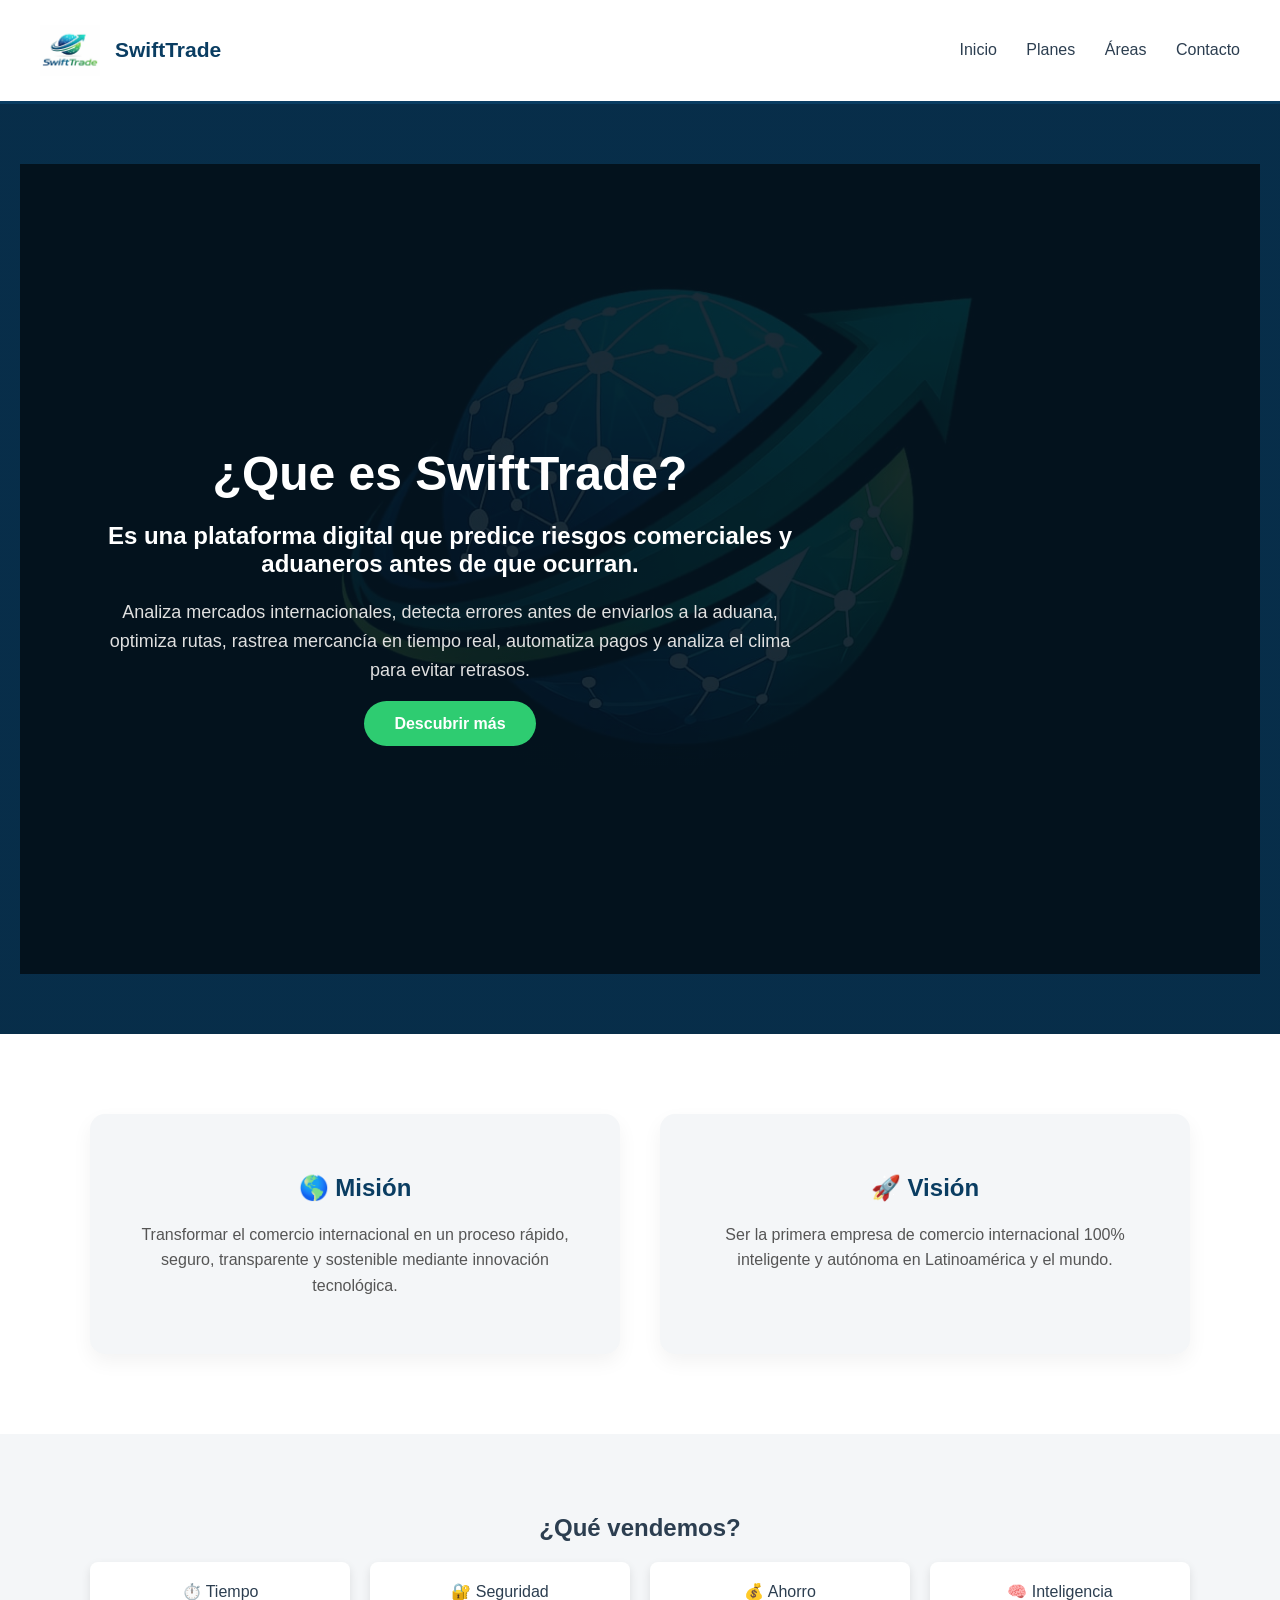
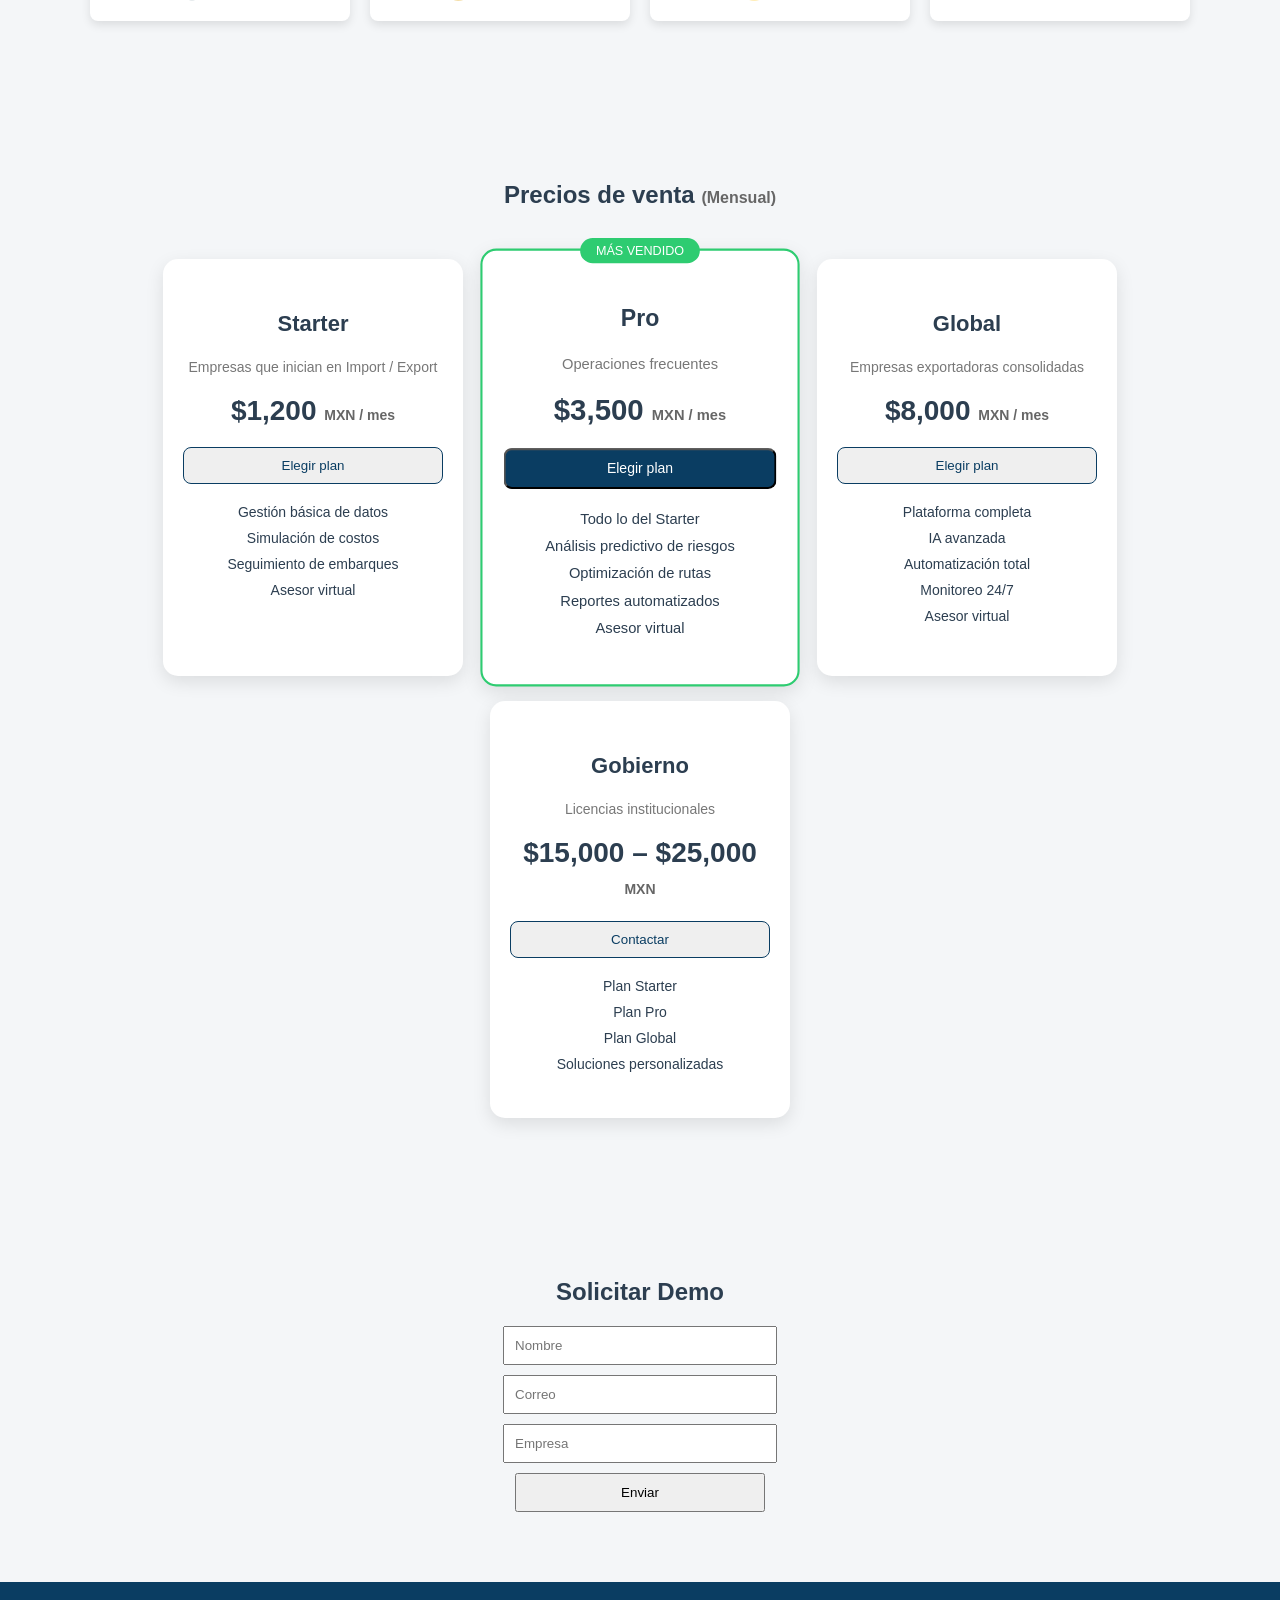
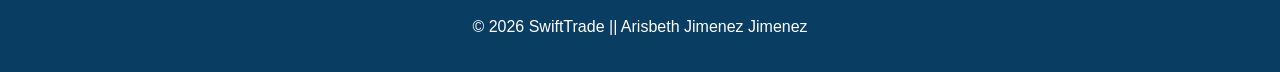
<file: index.html>
<!DOCTYPE html>
<html lang="es">
<head>
    <meta charset="UTF-8">
    <title>SwiftTrade</title>
    <link rel="stylesheet" href="styles.css">
</head>
<body>

<header class="navbar">
    <div class="logo">
        <img src="img/SwiftTrade.jpeg" alt="SwiftTrade Logo">
        <span>SwiftTrade</span>
    </div>
<nav>
    <a href="index.html">Inicio</a>
    <a href="#planes">Planes</a>
    <a href="areas.html">Áreas</a>
    <a href="#contacto">Contacto</a>
</nav>
</header>

<section class="hero-platform">
    <div class="overlay">
        <div class="hero-content">
            <h1>¿Que es SwiftTrade?</h1>
            <h2>
                Es una plataforma digital que predice riesgos comerciales 
                y aduaneros antes de que ocurran.
            </h2>

            <p>
                Analiza mercados internacionales, detecta errores antes de enviarlos 
                a la aduana, optimiza rutas, rastrea mercancía en tiempo real, 
                automatiza pagos y analiza el clima para evitar retrasos.
            </p>

            <a href="#planes" class="hero-btn">Descubrir más</a>
        </div>
    </div>
</section>
<section class="mission-vision">
    <div class="container-mv">

        <div class="mv-card">
            <h2>🌎 Misión</h2>
            <p>
                Transformar el comercio internacional en un proceso rápido,
                seguro, transparente y sostenible mediante innovación tecnológica.
            </p>
        </div>

        <div class="mv-card">
            <h2>🚀 Visión</h2>
            <p>
                Ser la primera empresa de comercio internacional 100% inteligente
                y autónoma en Latinoamérica y el mundo.
            </p>
        </div>

    </div>
</section>

<section class="values">
    <h2>¿Qué vendemos?</h2>
    <div class="cards">
        <div class="card">⏱️ Tiempo</div>
        <div class="card">🔐 Seguridad</div>
        <div class="card">💰 Ahorro</div>
        <div class="card">🧠 Inteligencia</div>
    </div>
</section>

<section id="planes" class="pricing-section">
    <h2>Precios de venta <span>(Mensual)</span></h2>

    <div class="pricing-grid">

        <!-- STARTER -->
        <div class="pricing-card">
            <h3>Starter</h3>
            <p class="subtitle">Empresas que inician en Import / Export</p>

            <p class="price">$1,200 <span>MXN / mes</span></p>

            <button class="btn-outline">Elegir plan</button>

            <ul>
                <li>Gestión básica de datos</li>
                <li>Simulación de costos</li>
                <li>Seguimiento de embarques</li>
                <li>Asesor virtual </li>
            </ul>
        </div>

        <!-- PRO (DESTACADO) -->
        <div class="pricing-card featured">
            <div class="badge">MÁS VENDIDO</div>

            <h3>Pro</h3>
            <p class="subtitle">Operaciones frecuentes</p>

            <p class="price">$3,500 <span>MXN / mes</span></p>

            <button class="btn-dark">Elegir plan</button>

            <ul>
                <li>Todo lo del Starter</li>
                <li>Análisis predictivo de riesgos</li>
                <li>Optimización de rutas</li>
                <li>Reportes automatizados</li>
                <li>Asesor virtual </li>
            </ul>
        </div>

        <!-- GLOBAL -->
        <div class="pricing-card">
            <h3>Global</h3>
            <p class="subtitle">Empresas exportadoras consolidadas</p>

            <p class="price">$8,000 <span>MXN / mes</span></p>

            <button class="btn-outline">Elegir plan</button>

            <ul>
                <li>Plataforma completa</li>
                <li>IA avanzada</li>
                <li>Automatización total</li>
                <li>Monitoreo 24/7</li>
                <li>Asesor virtual</li>
            </ul>
        </div>

        <!-- GOBIERNO -->
        <div class="pricing-card">
            <h3>Gobierno</h3>
            <p class="subtitle">Licencias institucionales</p>

            <p class="price">$15,000 – $25,000 <span>MXN</span></p>

            <button class="btn-outline">Contactar</button>

            <ul>
                <li>Plan Starter</li>
                <li>Plan Pro</li>
                <li>Plan Global</li>
                <li>Soluciones personalizadas</li>
                
            </ul>
        </div>

    </div>
</section>

<section id="contacto" class="contact">
    <h2>Solicitar Demo</h2>
    <form>
        <input type="text" placeholder="Nombre">
        <input type="email" placeholder="Correo">
        <input type="text" placeholder="Empresa">
        <button type="submit">Enviar</button>
    </form>
</section>

<footer>
    <p>© 2026 SwiftTrade || Arisbeth Jimenez Jimenez</p>
</footer>

</body>
</html>
</file>
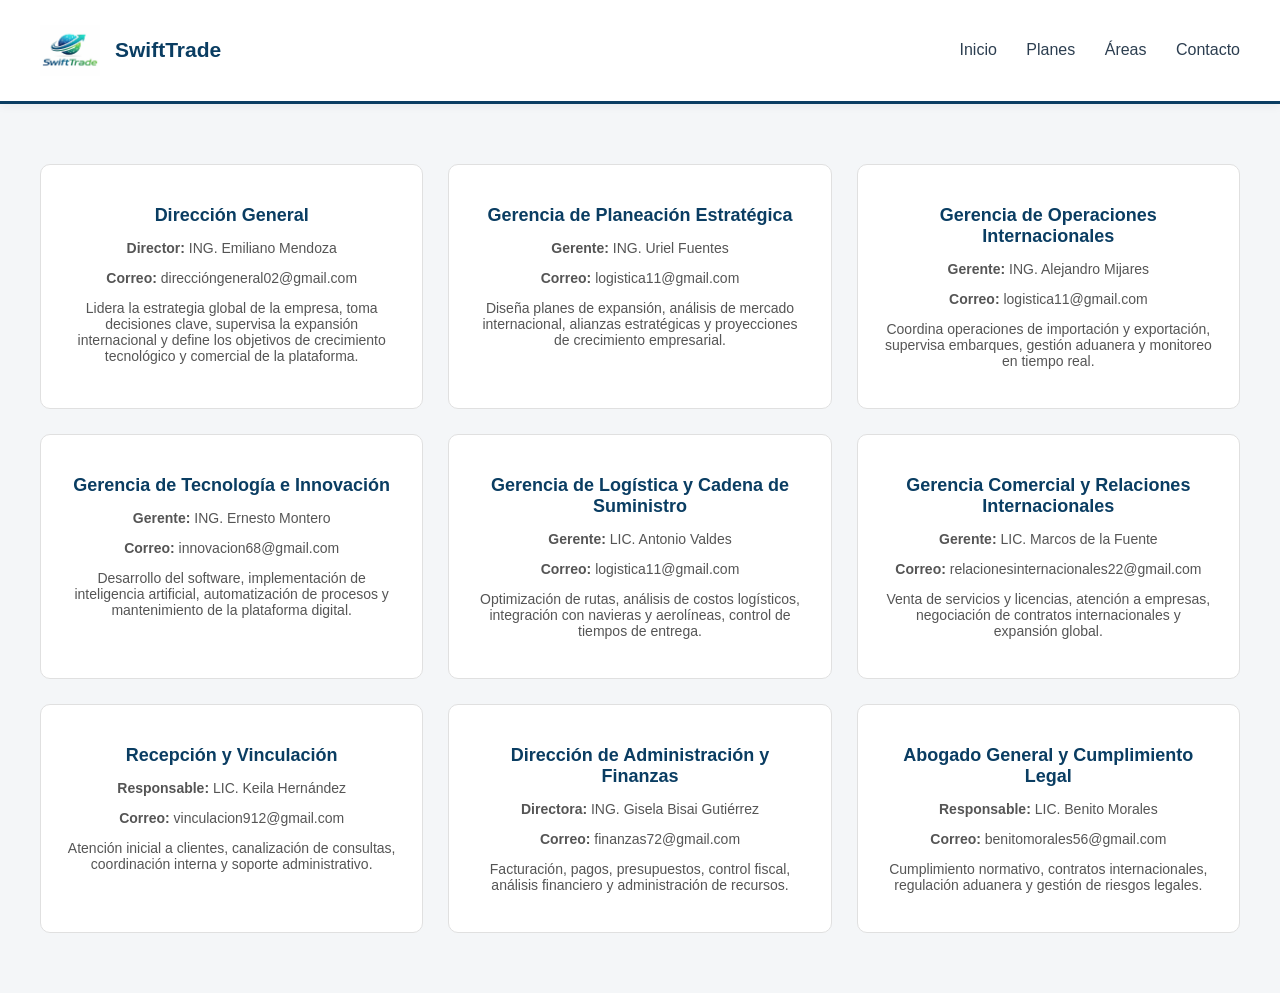
<file: areas.html>
<!DOCTYPE html>
<html lang="es">
<head>
    <meta charset="UTF-8">
    <title>Directorio de Áreas | SwiftTrade</title>
    <link rel="stylesheet" href="styles.css">
</head>
<body>

<header class="navbar">
    <div class="logo">
        <img src="img/SwiftTrade.jpeg" alt="Logo">
        <span>SwiftTrade</span>
    </div>
    <nav>
        <a href="index.html">Inicio</a>
        <a href="index.html#planes">Planes</a>
        <a href="areas.html">Áreas</a>
        <a href="index.html#contacto">Contacto</a>
    </nav>
</header>
<section class="areas-grid">

    <!-- Dirección General -->
    <div class="area-card">
        <h2>Dirección General</h2>
        <p><strong>Director:</strong> ING. Emiliano Mendoza</p>
        <p><strong>Correo:</strong> direccióngeneral02@gmail.com</p>
        <p>
            Lidera la estrategia global de la empresa, toma decisiones clave,
            supervisa la expansión internacional y define los objetivos de crecimiento
            tecnológico y comercial de la plataforma.
        </p>
    </div>

    <!-- Planeación -->
    <div class="area-card">
        <h2>Gerencia de Planeación Estratégica</h2>
        <p><strong>Gerente:</strong> ING. Uriel Fuentes</p>
        <p><strong>Correo:</strong> logistica11@gmail.com</p>
        <p>
            Diseña planes de expansión, análisis de mercado internacional,
            alianzas estratégicas y proyecciones de crecimiento empresarial.
        </p>
    </div>

    <!-- Operaciones -->
    <div class="area-card">
        <h2>Gerencia de Operaciones Internacionales</h2>
        <p><strong>Gerente:</strong> ING. Alejandro Mijares</p>
        <p><strong>Correo:</strong> logistica11@gmail.com</p>
        <p>
            Coordina operaciones de importación y exportación,
            supervisa embarques, gestión aduanera y monitoreo en tiempo real.
        </p>
    </div>

    <!-- Tecnología -->
    <div class="area-card">
        <h2>Gerencia de Tecnología e Innovación</h2>
        <p><strong>Gerente:</strong> ING. Ernesto Montero</p>
        <p><strong>Correo:</strong> innovacion68@gmail.com</p>
        <p>
            Desarrollo del software, implementación de inteligencia artificial,
            automatización de procesos y mantenimiento de la plataforma digital.
        </p>
    </div>

    <!-- Logística -->
    <div class="area-card">
        <h2>Gerencia de Logística y Cadena de Suministro</h2>
        <p><strong>Gerente:</strong> LIC. Antonio Valdes</p>
        <p><strong>Correo:</strong> logistica11@gmail.com</p>
        <p>
            Optimización de rutas, análisis de costos logísticos,
            integración con navieras y aerolíneas, control de tiempos de entrega.
        </p>
    </div>

    <!-- Comercial -->
    <div class="area-card">
        <h2>Gerencia Comercial y Relaciones Internacionales</h2>
        <p><strong>Gerente:</strong> LIC. Marcos de la Fuente</p>
        <p><strong>Correo:</strong> relacionesinternacionales22@gmail.com</p>
        <p>
            Venta de servicios y licencias, atención a empresas,
            negociación de contratos internacionales y expansión global.
        </p>
    </div>

    <!-- Recepción -->
    <div class="area-card">
        <h2>Recepción y Vinculación</h2>
        <p><strong>Responsable:</strong> LIC. Keila Hernández</p>
        <p><strong>Correo:</strong> vinculacion912@gmail.com</p>
        <p>
            Atención inicial a clientes, canalización de consultas,
            coordinación interna y soporte administrativo.
        </p>
    </div>

    <!-- Finanzas -->
    <div class="area-card">
        <h2>Dirección de Administración y Finanzas</h2>
        <p><strong>Directora:</strong> ING. Gisela Bisai Gutiérrez</p>
        <p><strong>Correo:</strong> finanzas72@gmail.com</p>
        <p>
            Facturación, pagos, presupuestos, control fiscal,
            análisis financiero y administración de recursos.
        </p>
    </div>

    <!-- Legal -->
    <div class="area-card">
        <h2>Abogado General y Cumplimiento Legal</h2>
        <p><strong>Responsable:</strong> LIC. Benito Morales</p>
        <p><strong>Correo:</strong> benitomorales56@gmail.com</p>
        <p>
            Cumplimiento normativo, contratos internacionales,
            regulación aduanera y gestión de riesgos legales.
        </p>
    </div>

</section>

</body>
</html>
</file>
<file: styles.css>
:root {
    /* Azul - tecnología / confianza */
    --azul-principal: #0a3d62;
    --azul-secundario: #1e6fa3;

    /* Verde - crecimiento / comercio */
    --verde-principal: #2ecc71;
    --verde-secundario: #27ae60;

    /* Neutros */
    --fondo-claro: #f4f6f8;
    --texto-oscuro: #2c3e50;
}

/* =========================
   BODY
========================= */
body {
    font-family: Arial, sans-serif;
    margin: 0;
    background: var(--fondo-claro);
    color: var(--texto-oscuro);
}

/* =========================
   NAVBAR
========================= */
.navbar {
    display: flex;
    justify-content: space-between;
    align-items: center;
    padding: 25px 40px;
    background: white;
    border-bottom: 3px solid var(--azul-principal);
    box-shadow: 0 2px 10px rgba(0,0,0,0.05);
}

.logo {
    display: flex;
    align-items: center;
    gap: 15px;
    font-weight: bold;
    font-size: 21px;
    color: var(--azul-principal);
}

.logo img {
    width: 60px;
    height: auto;
}

.navbar nav a {
    margin-left: 25px;
    text-decoration: none;
    color: var(--texto-oscuro);
    font-weight: 500;
    transition: 0.3s ease;
}

.navbar nav a:hover {
    color: var(--verde-principal);
}

/* =========================
   HERO SIMPLE (FONDO AZUL)
========================= */
.hero {
    background: var(--azul-principal);
    color: white;
    padding: 100px 20px;
    text-align: center;
}

.hero a {
    margin: 10px;
    padding: 14px 25px;
    background: var(--verde-principal);
    color: white;
    text-decoration: none;
    border-radius: 30px;
    font-weight: 600;
    transition: 0.3s ease;
}

.hero a:hover {
    background: var(--verde-secundario);
}

/* =========================
   HERO CON IMAGEN (PLATAFORMA)
========================= */
.hero-platform {
    background:
        linear-gradient(
            rgba(10, 61, 98, 0.75),
            rgba(10, 61, 98, 0.75)
        ),
        url('img/fondo.jpeg') center/cover no-repeat;

    height: 90vh;
    position: relative;
    display: flex;
    align-items: center;
}

.hero-btn {
    background: var(--verde-principal);
    padding: 14px 30px;
    color: white;
    text-decoration: none;
    border-radius: 30px;
    font-weight: 600;
    transition: 0.3s ease;
}

.hero-btn:hover {
    background: var(--verde-secundario);
}
.mv-card h2 {
    color: var(--azul-principal);
}
.mission-vision {
    padding: 80px 20px;
    background: #ffffff;
}

.container-mv {
    max-width: 1100px;
    margin: auto;
    display: flex;
    gap: 40px;
    justify-content: center;
    flex-wrap: wrap;
}

.mv-card {
    background: #f4f6f8;
    padding: 40px;
    border-radius: 15px;
    width: 450px;
    box-shadow: 0 8px 20px rgba(0,0,0,0.05);
    transition: 0.3s ease;
}

.mv-card:hover {
    transform: translateY(-5px);
}

.mv-card p {
    font-size: 16px;
    line-height: 1.6;
    color: #555;
}
.overlay {
    background: rgba(0, 0, 0, 0.6);
    width: 100%;
    height: 100%;
    display: flex;
    align-items: center;
}

.hero-content {
    max-width: 700px;
    color: white;
    margin-left: 80px;
}

.hero-content h1 {
    font-size: 48px;
    font-weight: 700;
    line-height: 1.2;
    margin-bottom: 20px;
}

.hero-content p {
    font-size: 18px;
    margin-bottom: 30px;
    line-height: 1.6;
    color: #e0e0e0;
}


.btn-secondary {
    background: #ffffff;
    color: #0a2540;
}

section {
    padding: 60px 20px;
    text-align: center;
}

.cards, .pricing-cards {
    display: flex;
    justify-content: center;
    gap: 20px;
    flex-wrap: wrap;
}

.card, .price-card {
    background: white;
    padding: 20px;
    width: 220px;
    border-radius: 8px;
    box-shadow: 0 4px 10px rgba(0,0,0,0.1);
}
.pricing-section {
    padding: 80px 20px;
    background: #f4f6f8;
    text-align: center;
}

.pricing-section h2 span {
    color: #666;
    font-size: 16px;
}

.pricing-grid {
    display: flex;
    justify-content: center;
    gap: 25px;
    flex-wrap: wrap;
    margin-top: 50px;
}

.pricing-card {
    background: white;
    width: 260px;
    padding: 30px 20px;
    border-radius: 15px;
    box-shadow: 0 6px 18px rgba(0,0,0,0.1);
    position: relative;
}

.pricing-card h3 {
    font-size: 22px;
}

.subtitle {
    color: #777;
    font-size: 14px;
}

.price {
    font-size: 28px;
    font-weight: bold;
    margin: 20px 0;
}

.price span {
    font-size: 14px;
    color: #666;
}

.pricing-card ul {
    list-style: none;
    padding: 0;
    margin-top: 20px;
}

.pricing-card ul li {
    margin: 10px 0;
    font-size: 14px;
}

/* BOTONES */
.btn-outline {
    border: 1px solid var(--azul-principal);
    color: var(--azul-principal);
    padding: 10px;
    width: 100%;
    border-radius: 8px;
    cursor: pointer;
}

.btn-dark {
    background: var(--azul-principal);
    color: white;
    padding: 10px;
    width: 100%;
    border-radius: 8px;
    cursor: pointer;
}

/* DESTACADO */
.featured {
    transform: scale(1.05);
    border: 2px solid var(--verde-principal);
}
.badge {
    position: absolute;
    top: -12px;
    left: 50%;
    transform: translateX(-50%);
    background: var(--verde-principal);
    color: white;
    padding: 5px 15px;
    border-radius: 20px;
    font-size: 12px;
}
form input, form button {
    display: block;
    margin: 10px auto;
    padding: 10px;
    width: 250px;
}

footer {
    background: var(--azul-principal);
    color: white;
    padding: 20px;
    text-align: center;
}


.areas-hero {
    padding: 60px 20px;
    text-align: center;
    background: #f4f6f8;
}

.areas-hero h1 {
    font-size: 36px;
    margin-bottom: 15px;
}

.areas-hero p {
    max-width: 800px;
    margin: auto;
    color: #555;
}

.areas-grid {
    padding: 60px 40px;
    display: grid;
    grid-template-columns: repeat(auto-fit, minmax(300px, 1fr));
    gap: 25px;
}

.area-card {
    background: white;
    padding: 25px;
    border-radius: 10px;
    border: 1px solid #e0e0e0;
    transition: 0.3s ease;
}

.area-card:hover {
    transform: translateY(-5px);
    box-shadow: 0 6px 18px rgba(0,0,0,0.08);
}

.area-card h2 {
    font-size: 18px;
    margin-bottom: 10px;
    color: var(--azul-principal);
}
.area-card a {
    color: var(--verde-secundario);
    text-decoration: none;
}

.area-card p {
    font-size: 14px;
    color: #555;
}
</file>
